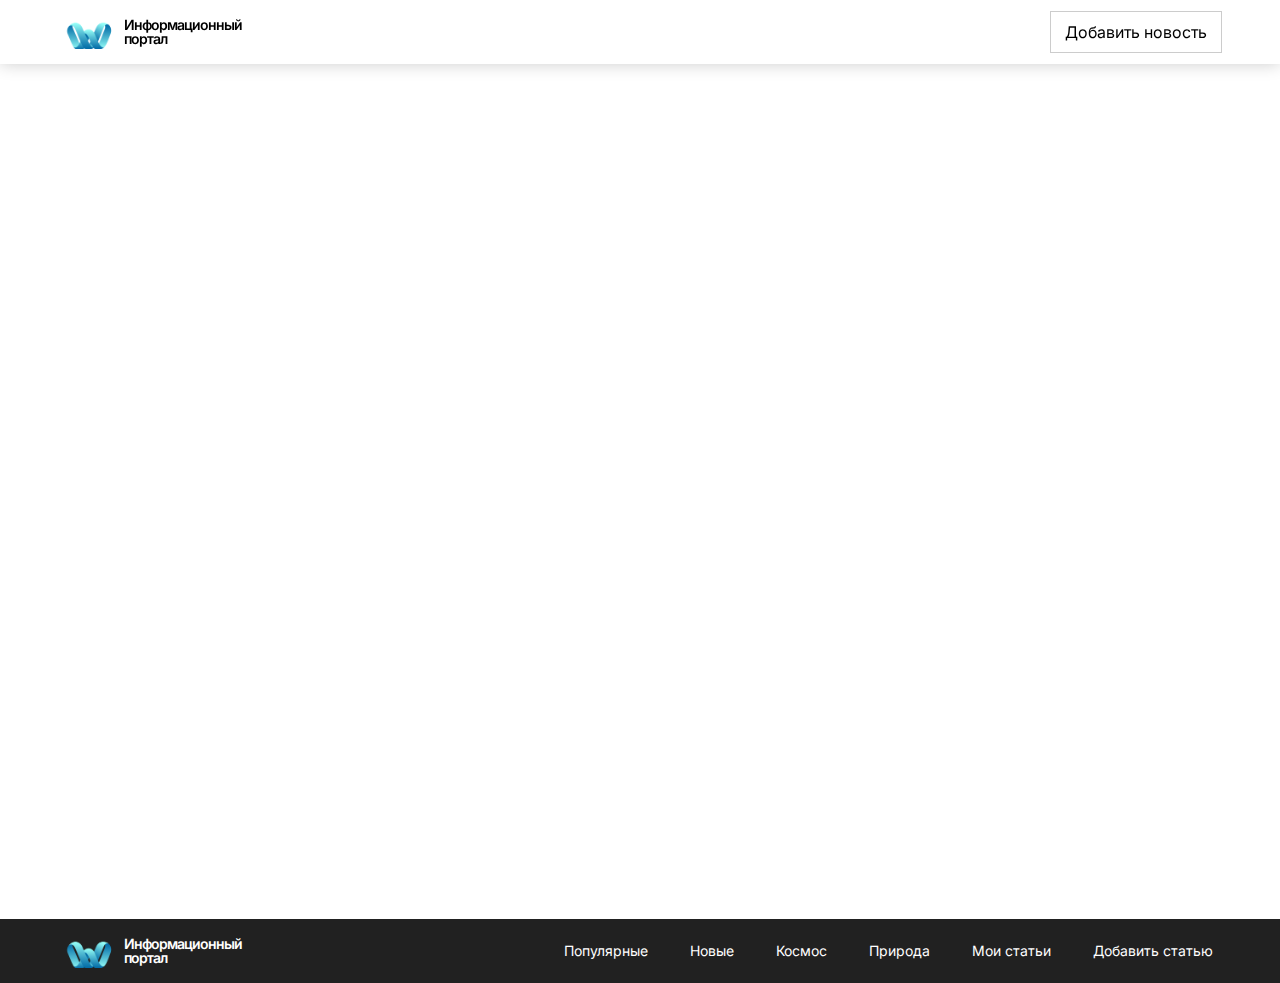
<file: article.html>
<!DOCTYPE html>
<html lang="en">

<head>
    <meta charset="UTF-8">
    <meta name="viewport" content="width=device-width, initial-scale=1.0">
    <title>Информационный портал</title>
    <link rel="stylesheet" href="./styles/style.css">
</head>

<body>
    <div class="page">
        <header class="header">
            <div class="wrapper">
                <a href="./index.html" class="logo-link">
                    <img src="./assets/img/logo.png" alt="Logo" class="logo">
                    <h1 class="logo-body">
                        Информационный<br>портал
                    </h1>
                </a>
                <a href="./index.html#req" class="header-btn">
                    Добавить новость
                </a>
            </div>
        </header>
        <main class="main">
            <section class="article">
                <div class="wrapper article-wrapper">
                </div>
            </section>
        </main>
        <footer class="footer">
            <div class="wrapper">
                <a href="#" class="logo-link">
                    <img src="./assets/img/logo.png" alt="Logo" class="logo">
                    <p class="logo-body">
                        Информационный<br>портал
                    </p>
                </a>
                <nav class="footer-nav">
                    <a href="#" class="footer-nav-link">
                        Популярные
                    </a>
                    <a href="#new" class="footer-nav-link">
                        Новые
                    </a>
                    <a href="#space" class="footer-nav-link">
                        Космос
                    </a>
                    <a href="#natural" class="footer-nav-link">
                        Природа
                    </a>
                    <a href="#my" class="footer-nav-link">
                        Мои статьи
                    </a>
                    <a href="#req" class="footer-nav-link">
                        Добавить статью
                    </a>
                </nav>
            </div>
        </footer>
    </div>
    <script src="./scripts/article.js"></script>
</body>

</html>
</file>
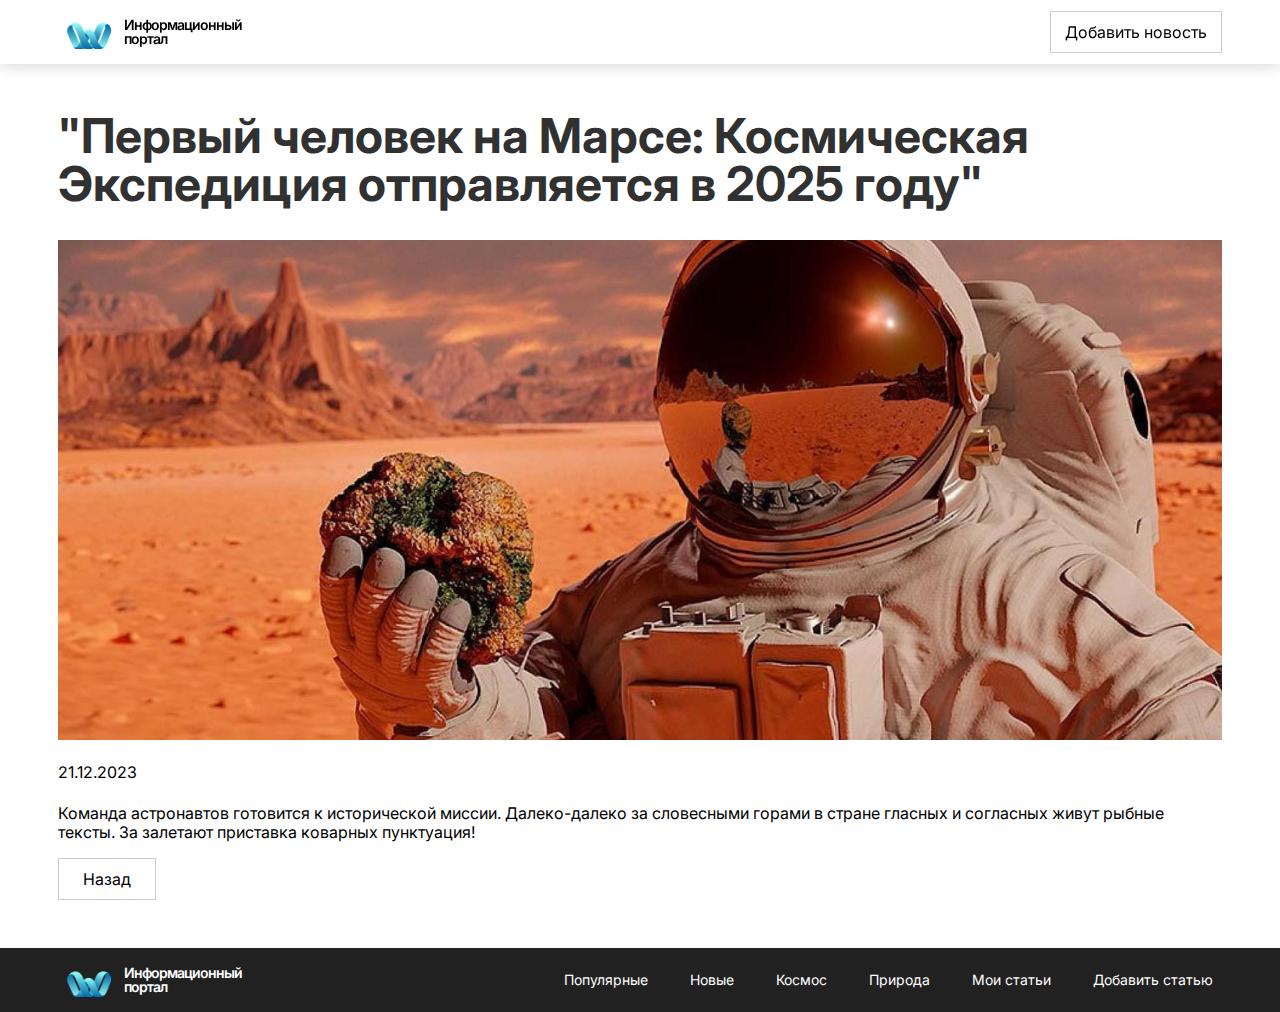
<file: article2.html>
<!DOCTYPE html>
<html lang="en">

<head>
    <meta charset="UTF-8">
    <meta name="viewport" content="width=device-width, initial-scale=1.0">
    <title>Информационный портал</title>
    <link rel="stylesheet" href="./styles/style.css">
</head>

<body>
    <div class="page">
        <header class="header">
            <div class="wrapper">
                <a href="./index.html" class="logo-link">
                    <img src="./assets/img/logo.png" alt="Logo" class="logo">
                    <h1 class="logo-body">
                        Информационный<br>портал
                    </h1>
                </a>
                <a href="./index.html#req" class="header-btn">
                    Добавить новость
                </a>
            </div>
        </header>
        <main class="main">
            <section class="article">
                <div class="wrapper article-wrapper">
                    <h1 class="subheading">
                        "Первый человек на Марсе: Космическая Экспедиция отправляется в 2025 году"
                    </h1>
                    <img src="./assets/img/news-2.jpeg" alt="" class="article-img">
                    <p class="article-date">
                        21.12.2023
                    </p>
                    <p class="article-text">
                        Команда астронавтов готовится к исторической миссии. Далеко-далеко за словесными горами в стране
                        гласных и согласных живут рыбные тексты. За залетают приставка коварных пунктуация!
                    </p>
                    <a href="./index.html" class="article-btn">
                        Назад
                    </a>
                </div>
            </section>
        </main>
        <footer class="footer">
            <div class="wrapper">
                <a href="#" class="logo-link">
                    <img src="./assets/img/logo.png" alt="Logo" class="logo">
                    <p class="logo-body">
                        Информационный<br>портал
                    </p>
                </a>
                <nav class="footer-nav">
                    <a href="#" class="footer-nav-link">
                        Популярные
                    </a>
                    <a href="#new" class="footer-nav-link">
                        Новые
                    </a>
                    <a href="#space" class="footer-nav-link">
                        Космос
                    </a>
                    <a href="#natural" class="footer-nav-link">
                        Природа
                    </a>
                    <a href="#my" class="footer-nav-link">
                        Мои статьи
                    </a>
                    <a href="#req" class="footer-nav-link">
                        Добавить статью
                    </a>
                </nav>
            </div>
        </footer>
    </div>
</body>

</html>
</file>
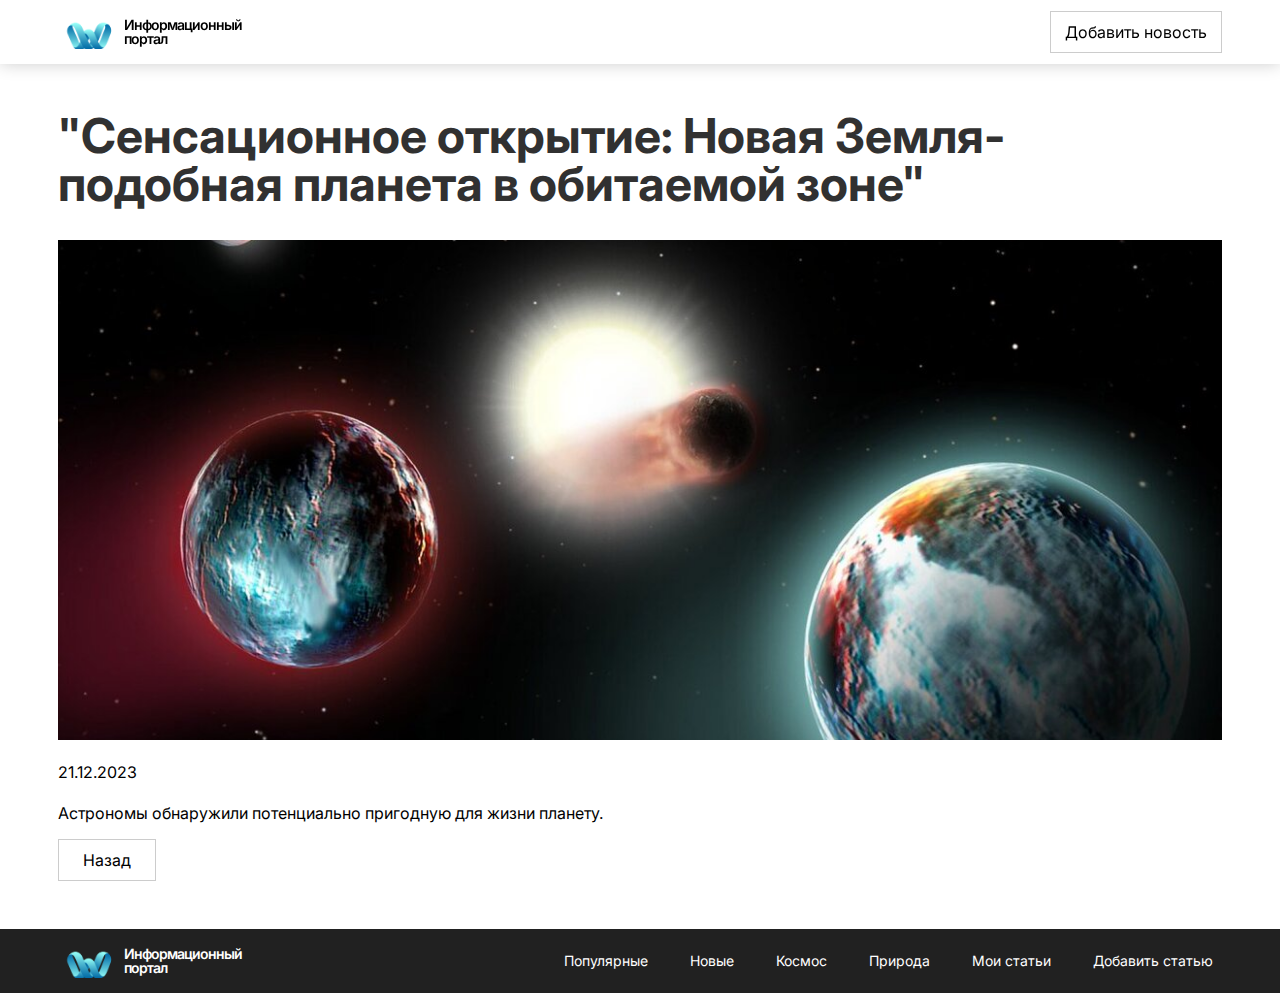
<file: article3.html>
<!DOCTYPE html>
<html lang="en">

<head>
    <meta charset="UTF-8">
    <meta name="viewport" content="width=device-width, initial-scale=1.0">
    <title>Информационный портал</title>
    <link rel="stylesheet" href="./styles/style.css">
</head>

<body>
    <div class="page">
        <header class="header">
            <div class="wrapper">
                <a href="./index.html" class="logo-link">
                    <img src="./assets/img/logo.png" alt="Logo" class="logo">
                    <h1 class="logo-body">
                        Информационный<br>портал
                    </h1>
                </a>
                <a href="./index.html#req" class="header-btn">
                    Добавить новость
                </a>
            </div>
        </header>
        <main class="main">
            <section class="article">
                <div class="wrapper article-wrapper">
                    <h1 class="subheading">
                        "Сенсационное открытие: Новая Земля-подобная планета в обитаемой зоне"
                    </h1>
                    <img src="./assets/img/news-3.jpeg" alt="" class="article-img">
                    <p class="article-date">
                        21.12.2023
                    </p>
                    <p class="article-text">
                        Астрономы обнаружили потенциально пригодную для жизни планету.
                    </p>
                    <a href="./index.html" class="article-btn">
                        Назад
                    </a>
                </div>
            </section>
        </main>
        <footer class="footer">
            <div class="wrapper">
                <a href="#" class="logo-link">
                    <img src="./assets/img/logo.png" alt="Logo" class="logo">
                    <p class="logo-body">
                        Информационный<br>портал
                    </p>
                </a>
                <nav class="footer-nav">
                    <a href="#" class="footer-nav-link">
                        Популярные
                    </a>
                    <a href="#new" class="footer-nav-link">
                        Новые
                    </a>
                    <a href="#space" class="footer-nav-link">
                        Космос
                    </a>
                    <a href="#natural" class="footer-nav-link">
                        Природа
                    </a>
                    <a href="#my" class="footer-nav-link">
                        Мои статьи
                    </a>
                    <a href="#req" class="footer-nav-link">
                        Добавить статью
                    </a>
                </nav>
            </div>
        </footer>
    </div>
</body>

</html>
</file>
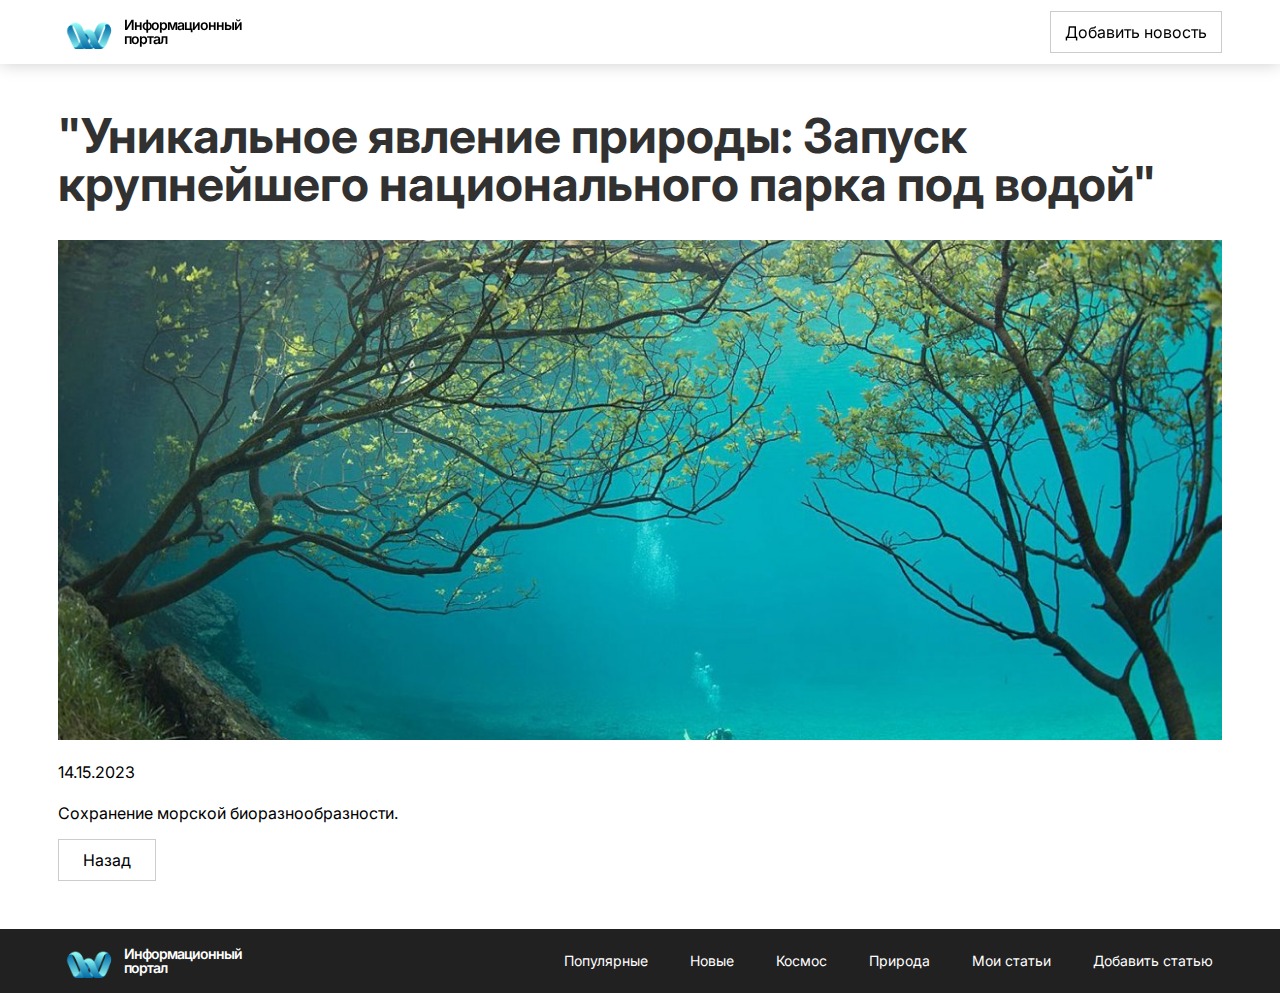
<file: article4.html>
<!DOCTYPE html>
<html lang="en">

<head>
    <meta charset="UTF-8">
    <meta name="viewport" content="width=device-width, initial-scale=1.0">
    <title>Информационный портал</title>
    <link rel="stylesheet" href="./styles/style.css">
</head>

<body>
    <div class="page">
        <header class="header">
            <div class="wrapper">
                <a href="./index.html" class="logo-link">
                    <img src="./assets/img/logo.png" alt="Logo" class="logo">
                    <h1 class="logo-body">
                        Информационный<br>портал
                    </h1>
                </a>
                <a href="./index.html#req" class="header-btn">
                    Добавить новость
                </a>
            </div>
        </header>
        <main class="main">
            <section class="article">
                <div class="wrapper article-wrapper">
                    <h1 class="subheading">
                        "Уникальное явление природы: Запуск крупнейшего национального парка под водой"
                    </h1>
                    <img src="./assets/img/news-4.jpeg" alt="" class="article-img">
                    <p class="article-date">
                        14.15.2023
                    </p>
                    <p class="article-text">
                        Сохранение морской биоразнообразности.
                    </p>
                    <a href="./index.html" class="article-btn">
                        Назад
                    </a>
                </div>
            </section>
        </main>
        <footer class="footer">
            <div class="wrapper">
                <a href="#" class="logo-link">
                    <img src="./assets/img/logo.png" alt="Logo" class="logo">
                    <p class="logo-body">
                        Информационный<br>портал
                    </p>
                </a>
                <nav class="footer-nav">
                    <a href="#" class="footer-nav-link">
                        Популярные
                    </a>
                    <a href="#new" class="footer-nav-link">
                        Новые
                    </a>
                    <a href="#space" class="footer-nav-link">
                        Космос
                    </a>
                    <a href="#natural" class="footer-nav-link">
                        Природа
                    </a>
                    <a href="#my" class="footer-nav-link">
                        Мои статьи
                    </a>
                    <a href="#req" class="footer-nav-link">
                        Добавить статью
                    </a>
                </nav>
            </div>
        </footer>
    </div>
</body>

</html>
</file>
<file: styles/style.css>
@import url(./reset.css);
@import url(./fonts.css);

html {
    scroll-behavior: smooth;
}

body {
    min-width: 320px;
}

.header {
    width: 100%;
    height: 64px;
    position: fixed;
    left: 0;
    top: 0;
    z-index: 10;
    box-shadow: 0px 0px 16px rgba(0, 0, 0, 0.2);
    background-color: rgba(255, 255, 255, 0.1);
    backdrop-filter: blur(48px);
}

.wrapper {
    width: 100%;
    height: 100%;
    max-width: 1196px;
    margin: 0 auto;
    padding: 0px 16px;
    display: flex;
    align-items: center;
    justify-content: space-between;
}


.logo-link {
    display: flex;
    align-items: center;
    gap: 2px;
}

.logo {
    width: 64px;
}

.logo-body {
    font-size: 14px;
    letter-spacing: -1px;
    font-weight: 600;
}

.nav {
    height: 100%;
}

.nav-list {
    height: 100%;
    display: flex;
    align-items: center;
}

.nav-list-item {
    position: relative;
    height: 100%;
    padding: 0px 16px;
    display: flex;
    align-items: center;
    justify-content: center;
    transition: .3s;
    z-index: 11;
}


.nav-list-item:hover {
    background-color: rgba(0, 0, 0, 0.05);
}

.nav-list-item--dropdown:hover .nav-list-item-header {
    background-image: url("../assets/icons/up.svg");
}

.nav-list-item {}

.nav-list-item-header {
    padding-right: 16px;
    background-image: url("../assets/icons/down.svg");
    background-repeat: no-repeat;
    background-position: right center;
    background-size: contain;
    transition: .3s;
}

.nav-list-item--dropdown:hover .nav-list-item-body {
    max-height: 600px;
}

.nav-list-item-body {
    max-height: 0px;
    transition: .3s;
    overflow: hidden;
    border-top: 1px solid rgba(0, 0, 0, 0.05);
    position: absolute;

    right: 0;
    top: 100%;
    display: flex;
    flex-direction: column;
    align-items: flex-start;
    justify-content: start;
}

.nav-list-item-body .nav-link {
    width: 100%;
    padding: 12px 8px;
    border-bottom: 1px solid rgba(0, 0, 0, 0.05);
    background-color: #fff;
}

.nav-list-item-body .nav-link:hover {
    /* background-color: rgba(0, 0, 0, 0.05); */
}

.main {
    margin-top: 64px;
}

section {
    padding: 48px 0;
}


.popular .wrapper {
    flex-direction: column;
    align-items: flex-start;
    justify-content: start;
    gap: 24px;
}

.subheading {
    max-width: 400px;
    font-size: 48px;
    color: #313131;
    font-weight: bold;
}

.news-card {
    position: relative;
    width: 100%;
    padding: 24px;
    display: flex;
    flex-direction: column;
    align-items: flex-start;
    justify-content: center;
}

.news-card-date {
    color: #fff;
}

.news-card:hover::after {
    backdrop-filter: blur(16px);
}

.news-card-heading {
    margin-bottom: 24px;
    font-weight: 600;
    font-size: 32px;
    color: #fff;
}

.news-card-text {
    max-width: 600px;
    margin-bottom: 16px;
    font-size: 16px;
    color: #fff;
}

.news-card-btn {
    color: #fff;
    padding: 16px 8px;
    border: 1px solid #fff;
    display: inline-block;
    border-radius: 6px;
    background-color: rgba(255, 255, 255, 0.1);
    transition: .3s;
}

.news-card-btn:hover {
    backdrop-filter: blur(6px);
    transform: scale(1.05);
}

.news-card-btn:active {
    transform: scale(0.95);
}

.news-card-tags {
    max-width: 400px;
    margin: 16px 0;
    display: flex;
    align-items: center;
    gap: 6px;
    flex-wrap: wrap;
}

.news-card-tag {
    padding: 4px;
    background-color: #3cb9d7c7;
    color: #fff;
    border-radius: 6px;
}


.news-card::after {
    content: '';
    width: 100%;
    height: 100%;
    position: absolute;
    left: 0;
    top: 0;
    background-color: rgba(0, 0, 0, 0.3);
    z-index: -1;
    transition: .3s;
}

.news-card-img {
    position: absolute;
    left: 0;
    top: 0;
    width: 100%;
    height: 100%;
    object-fit: cover;
    object-position: center;
    z-index: -2;
}

.popular-grid {
    width: 100%;
    display: grid;
    grid-template-rows: 1fr 1fr;
    grid-template-columns: 1fr 1fr 1fr;

    gap: 16px;
}

.popular-grid .news-card:nth-child(1) {
    grid-row-start: 1;
    grid-column-start: 1;

    grid-row-end: 2;
    grid-column-end: 4;
}

.popular-grid .news-card:nth-child(2) {
    grid-row-start: 2;
    grid-column-start: 1;

    grid-row-end: 3;
    grid-column-end: 3;
}

.popular-grid .news-card:last-child {
    grid-row-start: 3;
    grid-column-start: 1;

    grid-row-end: 4;
    grid-column-end: 4;
}

.new-layout {
    width: 100%;
    display: grid;
    grid-template-columns: repeat(2, 1fr);
    gap: 24px;
}

.new .wrapper {
    gap: 36px;
}

.my .wrapper {

    flex-direction: column;
    align-items: center;
    justify-content: center;
    gap: 24px;
}

.my-empty-text {
    font-size: 16px;
}

.req {
    margin: 120px 0;
}

.req .wrapper {
    gap: 64px;
}

.form {
    width: 100%;
}

.form-body {
    width: 100%;
    display: grid;
    gap: 24px;
}

label {
    display: flex;
    flex-direction: column;
    gap: 12px;
    align-items: flex-end;
    letter-spacing: -1px;
    font-weight: 500;
    font-size: 16px;
}

.form-input {
    width: 100%;
    padding: 8px 32px;
    padding-left: 4px;
    text-align: left;
    border: 1px solid rgba(0, 0, 0, 0.2);
    transition: .3s;
}

.form-textarea {
    width: 100%;
    height: 120px;
    resize: none;
    border: 1px solid rgba(0, 0, 0, 0.2);
    transition: .3s;
}

.form-btn {
    width: 100%;
    margin-top: 24px;
    height: 36px;
    background: none;
    border: 1px solid #313131;
    cursor: pointer;
}

.form-input:focus,
.form-textarea:focus {
    border: 1px solid #313131;
    outline: none;
}

.footer {
    height: 64px;
    background-color: #212121;
}

.footer .logo-link {
    color: #fff;
}


.footer-nav {
    display: flex;
    align-items: center;
    gap: 24px;
}

.footer-nav-link {
    font-size: 14px;
    padding: 6px 8px;
    border: 1px solid transparent;
    color: #fff;
    transition: .3s;
}

.footer-nav-link:hover {
    border: 1px solid #fff;
}

.header-btn {
    padding: 12px 14px;
    border: 1px solid rgba(0, 0, 0, 0.2);
    transition: .3s;
}

.header-btn:hover {
    background-color: #313131;
    border-radius: 12px;
    color: #Fff;
}

.header-btn:active {
    transform: scale(0.95);
}

.my-list {
    width: 100%;
    display: grid;
    gap: 24px;
}

.article .wrapper {
    flex-direction: column;
    align-items: flex-start;
    justify-content: start;
}

.article .subheading {
    max-width: unset;
    margin-bottom: 32px;
}

.article-img {
    width: 100%;
    height: 500px;
    object-fit: cover;
    object-position: center;
    margin-bottom: 24px;
}


.article-date {
    margin-bottom: 24px;
}

.article-text {
    line-height: 1.2;
    font-size: 16px;
}

.article-btn {
    margin-top: 16px;
    padding: 12px 24px;
    border: 1px solid rgba(0, 0, 0, 0.2);
    transition: .3s;
}

.article-btn:hover {
    background-color: #212121;
    color: #fff;
}


.article {
    min-height: 95vh;
}


@media (max-width:1024px) {
    .subheading {
        max-width: unset;
    }

    .popular-grid {
        display: flex;
        flex-direction: column;
        align-items: flex-start;
        justify-content: start;
    }

    .new .wrapper {
        flex-direction: column-reverse;
    }

    #natural .wrapper {
        display: flex;
        flex-direction: column;
    }

    .req .wrapper {
        flex-direction: column;
    }
}

@media (max-width:920px) {
    .footer-nav {
        gap: 12px;
    }
}

@media (max-width:768px) {
    .footer-nav {
        flex-direction: column;
        align-items: flex-end;
        justify-content: end;
    }

    .footer {
        height: auto;
        padding: 24px 0;
    }

    .footer .wrapper {
        align-items: flex-start;
    }
}

@media (max-width:625px) {
    .new-layout {
        grid-template-columns: 1fr;
    }

    .req {
        margin: 64px 0;
    }

    .nav {
        display: none;
    }

    .subheading {
        font-size: 32px;
    }
}

@media (max-width:425px) {
    .header-btn {
        padding: 8px 10px;
        font-size: 12px;
    }

    .logo {
        width: 42px;
    }

    .logo-body {
        font-size: 12px;
    }
}
</file>
